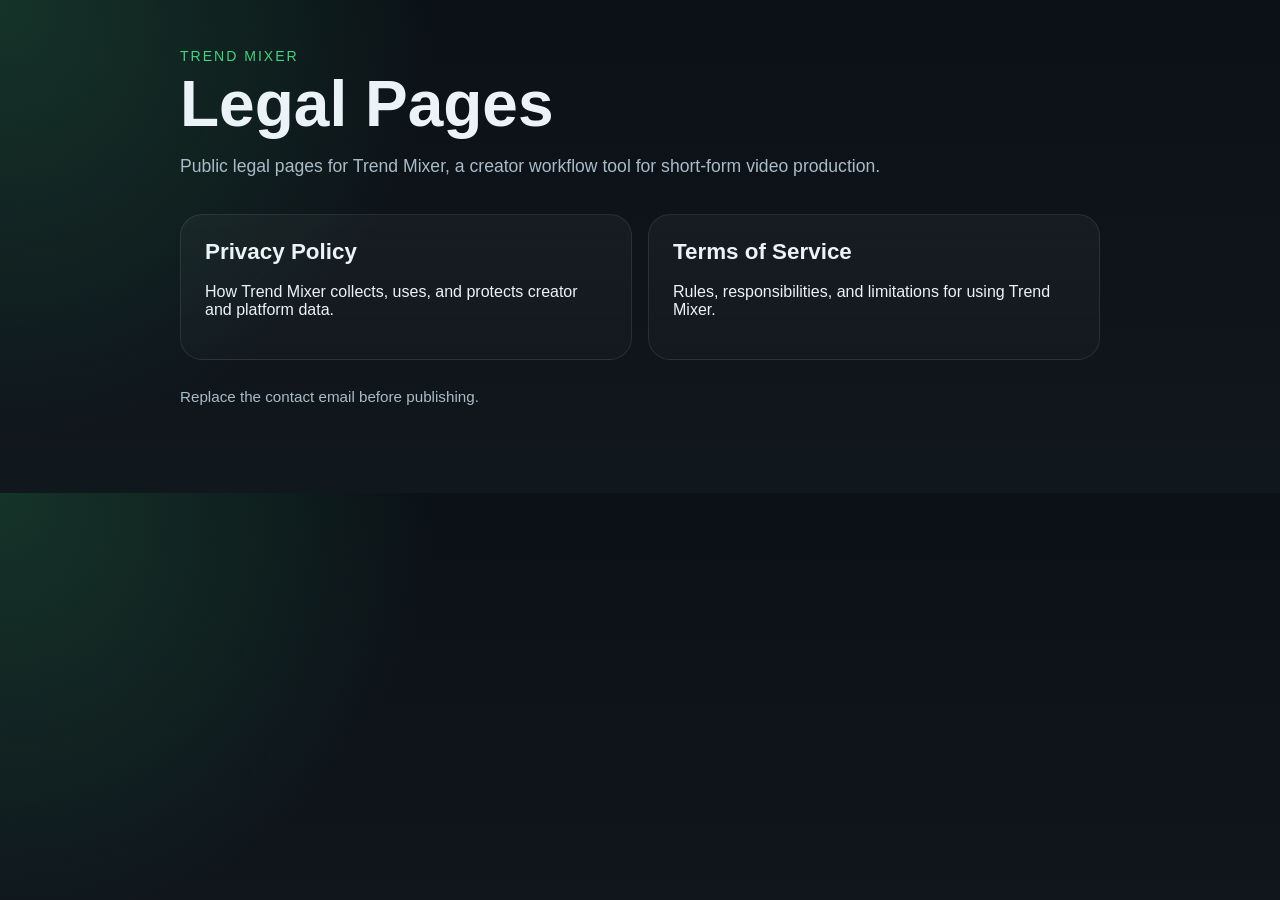
<file: index.html>
<!DOCTYPE html>
<html lang="en">
<head>
  <meta charset="UTF-8">
  <meta name="viewport" content="width=device-width, initial-scale=1.0">
  <title>Trend Mixer Legal</title>
  <link rel="stylesheet" href="./styles.css">
</head>
<body>
  <main class="shell">
    <p class="eyebrow">Trend Mixer</p>
    <h1>Legal Pages</h1>
    <p class="lead">
      Public legal pages for Trend Mixer, a creator workflow tool for short-form video production.
    </p>
    <div class="cards">
      <a class="card" href="./legal/privacy/">
        <h2>Privacy Policy</h2>
        <p>How Trend Mixer collects, uses, and protects creator and platform data.</p>
      </a>
      <a class="card" href="./legal/terms/">
        <h2>Terms of Service</h2>
        <p>Rules, responsibilities, and limitations for using Trend Mixer.</p>
      </a>
    </div>
    <p class="foot">Replace the contact email before publishing.</p>
  </main>
</body>
</html>
</file>
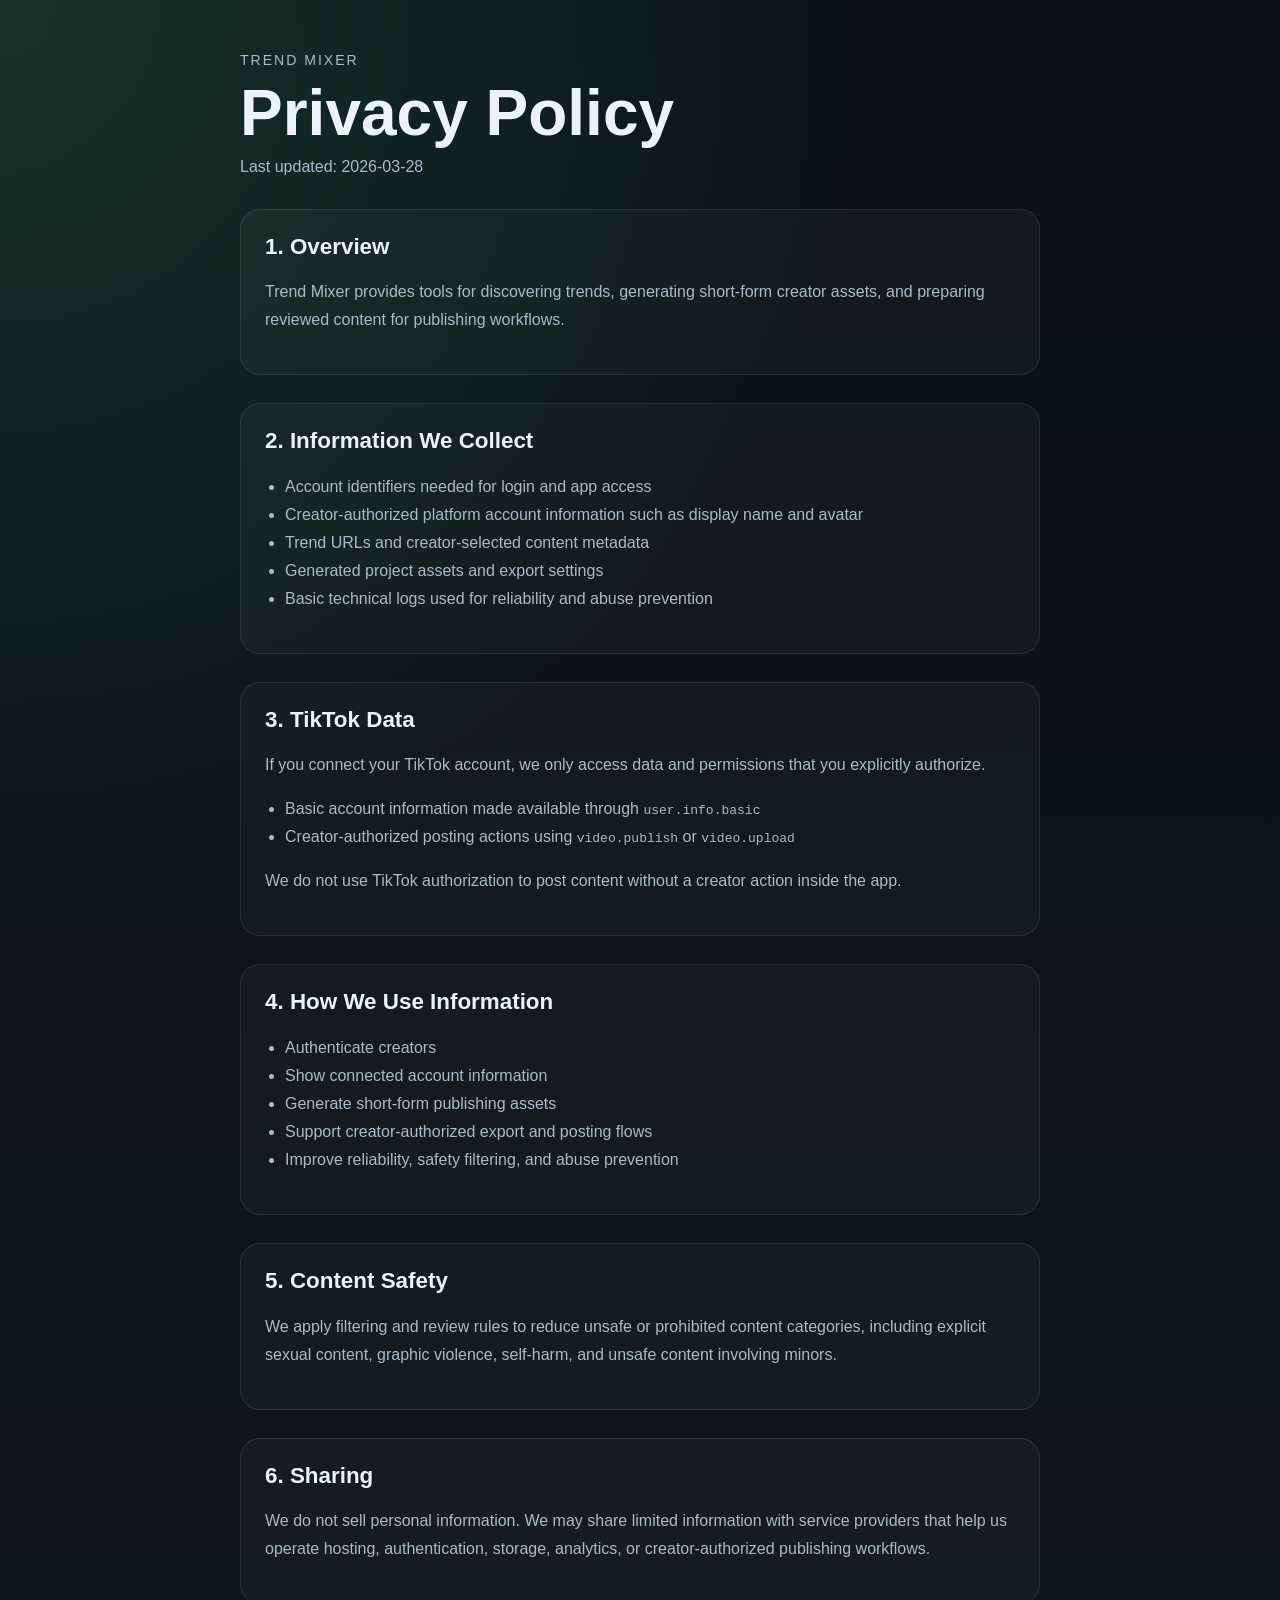
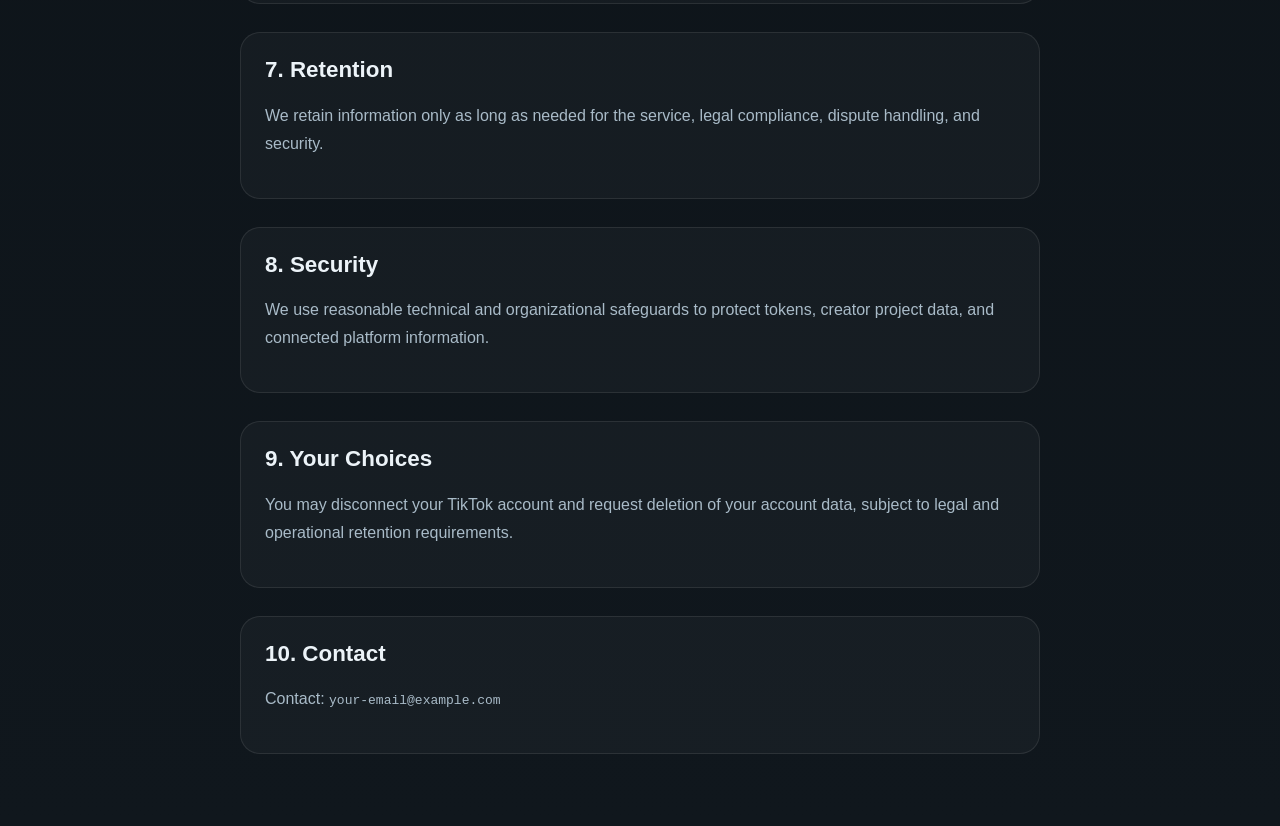
<file: legal/privacy/index.html>
<!DOCTYPE html>
<html lang="en">
<head>
  <meta charset="UTF-8">
  <meta name="viewport" content="width=device-width, initial-scale=1.0">
  <title>Trend Mixer Privacy Policy</title>
  <link rel="stylesheet" href="../../styles.css">
</head>
<body>
  <main class="shell legal">
    <p class="eyebrow">Trend Mixer</p>
    <h1>Privacy Policy</h1>
    <p class="meta">Last updated: 2026-03-28</p>

    <section>
      <h2>1. Overview</h2>
      <p>Trend Mixer provides tools for discovering trends, generating short-form creator assets, and preparing reviewed content for publishing workflows.</p>
    </section>

    <section>
      <h2>2. Information We Collect</h2>
      <ul>
        <li>Account identifiers needed for login and app access</li>
        <li>Creator-authorized platform account information such as display name and avatar</li>
        <li>Trend URLs and creator-selected content metadata</li>
        <li>Generated project assets and export settings</li>
        <li>Basic technical logs used for reliability and abuse prevention</li>
      </ul>
    </section>

    <section>
      <h2>3. TikTok Data</h2>
      <p>If you connect your TikTok account, we only access data and permissions that you explicitly authorize.</p>
      <ul>
        <li>Basic account information made available through <code>user.info.basic</code></li>
        <li>Creator-authorized posting actions using <code>video.publish</code> or <code>video.upload</code></li>
      </ul>
      <p>We do not use TikTok authorization to post content without a creator action inside the app.</p>
    </section>

    <section>
      <h2>4. How We Use Information</h2>
      <ul>
        <li>Authenticate creators</li>
        <li>Show connected account information</li>
        <li>Generate short-form publishing assets</li>
        <li>Support creator-authorized export and posting flows</li>
        <li>Improve reliability, safety filtering, and abuse prevention</li>
      </ul>
    </section>

    <section>
      <h2>5. Content Safety</h2>
      <p>We apply filtering and review rules to reduce unsafe or prohibited content categories, including explicit sexual content, graphic violence, self-harm, and unsafe content involving minors.</p>
    </section>

    <section>
      <h2>6. Sharing</h2>
      <p>We do not sell personal information. We may share limited information with service providers that help us operate hosting, authentication, storage, analytics, or creator-authorized publishing workflows.</p>
    </section>

    <section>
      <h2>7. Retention</h2>
      <p>We retain information only as long as needed for the service, legal compliance, dispute handling, and security.</p>
    </section>

    <section>
      <h2>8. Security</h2>
      <p>We use reasonable technical and organizational safeguards to protect tokens, creator project data, and connected platform information.</p>
    </section>

    <section>
      <h2>9. Your Choices</h2>
      <p>You may disconnect your TikTok account and request deletion of your account data, subject to legal and operational retention requirements.</p>
    </section>

    <section>
      <h2>10. Contact</h2>
      <p>Contact: <code>your-email@example.com</code></p>
    </section>
  </main>
</body>
</html>
</file>
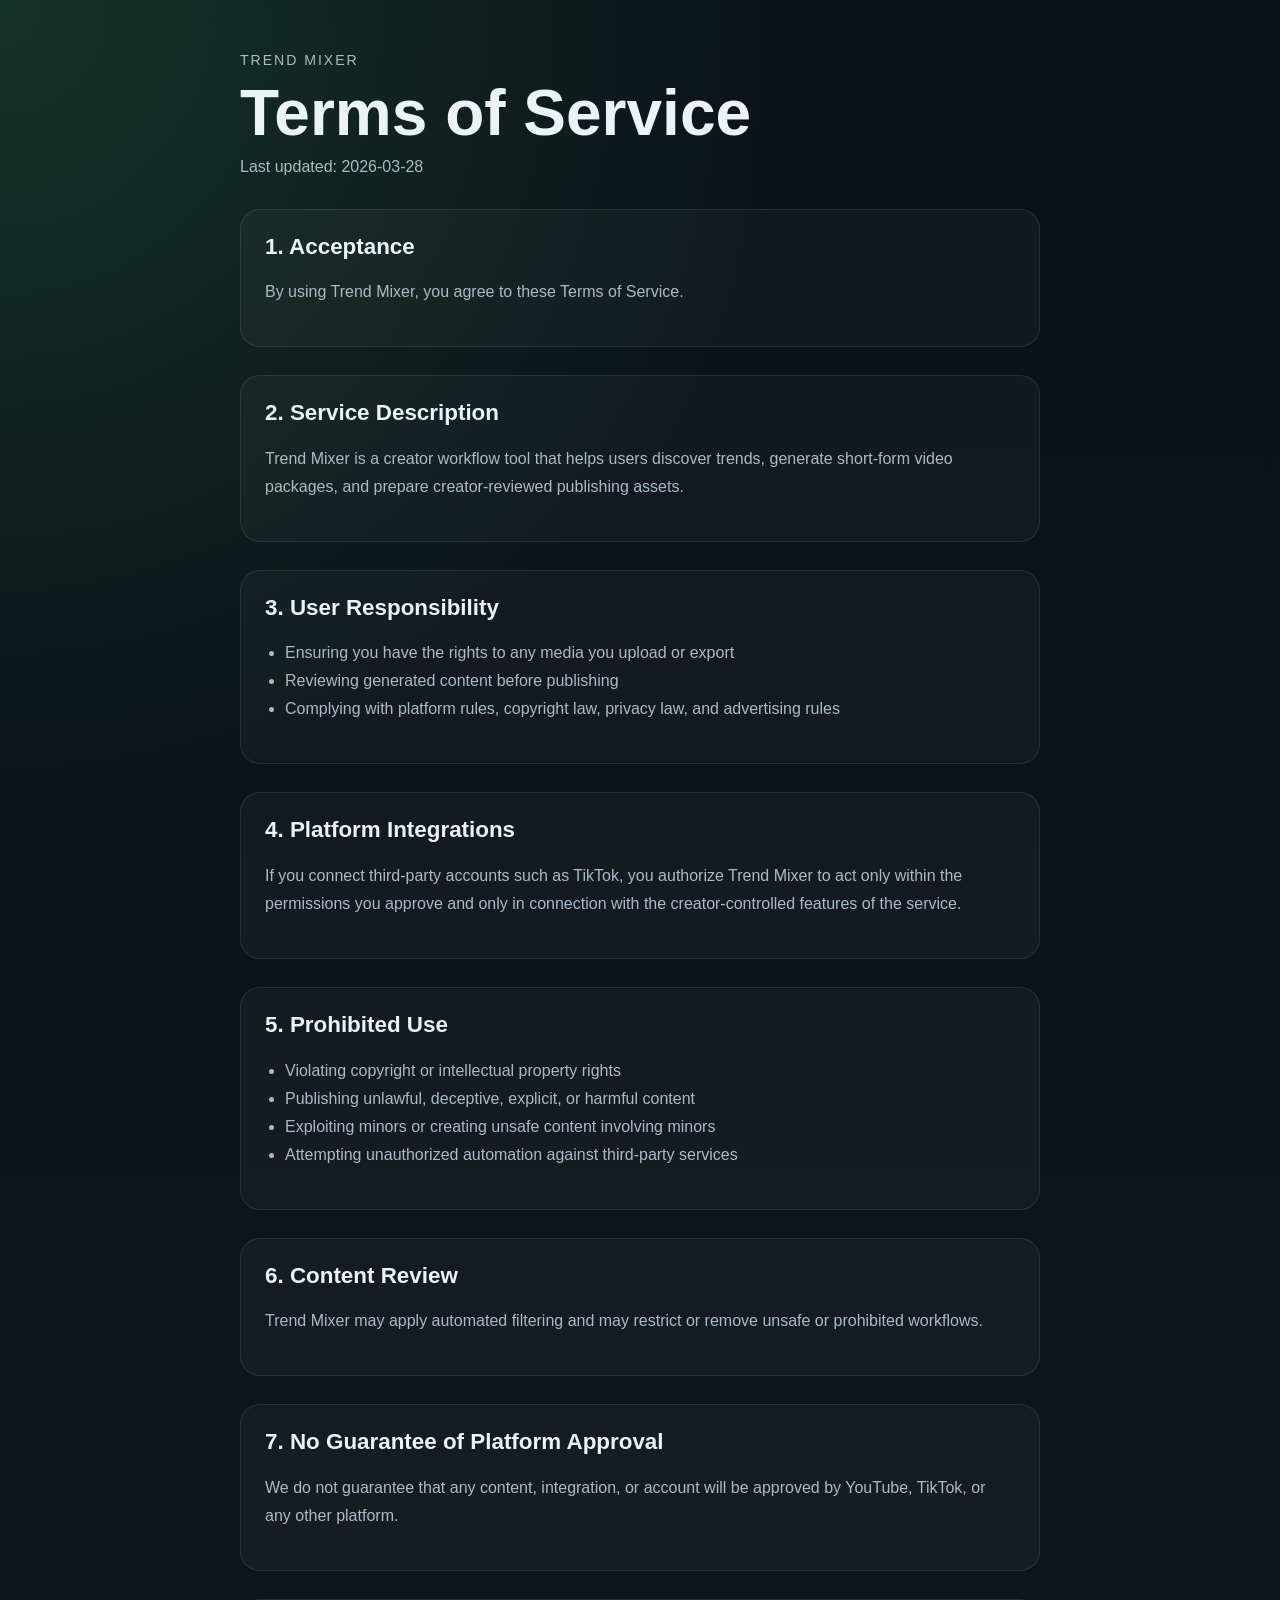
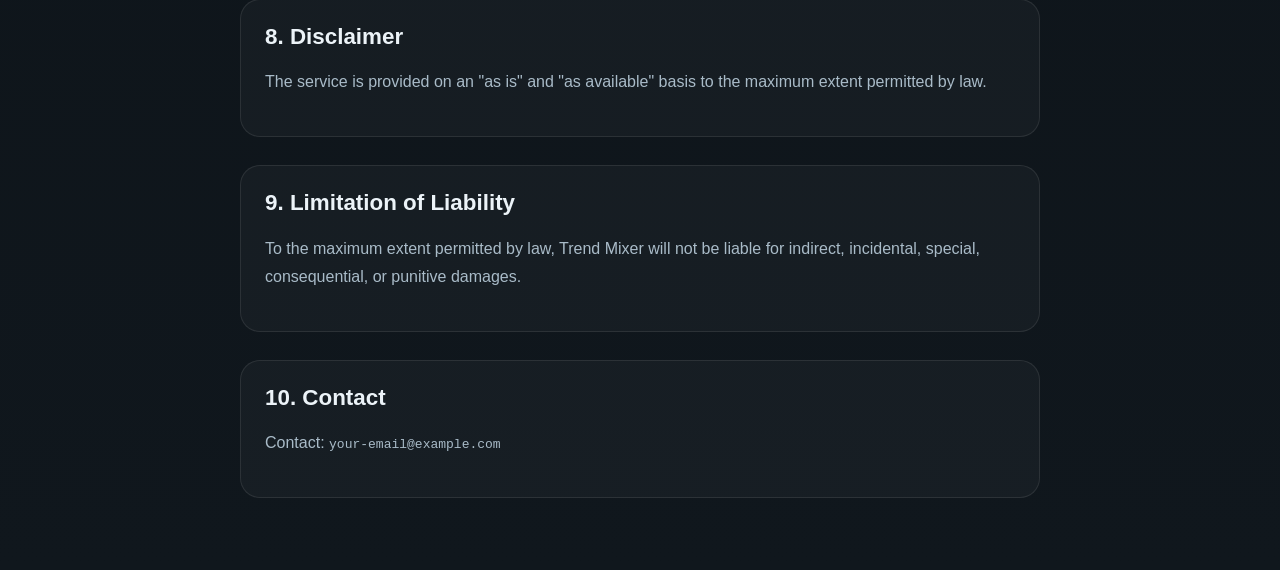
<file: legal/terms/index.html>
<!DOCTYPE html>
<html lang="en">
<head>
  <meta charset="UTF-8">
  <meta name="viewport" content="width=device-width, initial-scale=1.0">
  <title>Trend Mixer Terms of Service</title>
  <link rel="stylesheet" href="../../styles.css">
</head>
<body>
  <main class="shell legal">
    <p class="eyebrow">Trend Mixer</p>
    <h1>Terms of Service</h1>
    <p class="meta">Last updated: 2026-03-28</p>

    <section>
      <h2>1. Acceptance</h2>
      <p>By using Trend Mixer, you agree to these Terms of Service.</p>
    </section>

    <section>
      <h2>2. Service Description</h2>
      <p>Trend Mixer is a creator workflow tool that helps users discover trends, generate short-form video packages, and prepare creator-reviewed publishing assets.</p>
    </section>

    <section>
      <h2>3. User Responsibility</h2>
      <ul>
        <li>Ensuring you have the rights to any media you upload or export</li>
        <li>Reviewing generated content before publishing</li>
        <li>Complying with platform rules, copyright law, privacy law, and advertising rules</li>
      </ul>
    </section>

    <section>
      <h2>4. Platform Integrations</h2>
      <p>If you connect third-party accounts such as TikTok, you authorize Trend Mixer to act only within the permissions you approve and only in connection with the creator-controlled features of the service.</p>
    </section>

    <section>
      <h2>5. Prohibited Use</h2>
      <ul>
        <li>Violating copyright or intellectual property rights</li>
        <li>Publishing unlawful, deceptive, explicit, or harmful content</li>
        <li>Exploiting minors or creating unsafe content involving minors</li>
        <li>Attempting unauthorized automation against third-party services</li>
      </ul>
    </section>

    <section>
      <h2>6. Content Review</h2>
      <p>Trend Mixer may apply automated filtering and may restrict or remove unsafe or prohibited workflows.</p>
    </section>

    <section>
      <h2>7. No Guarantee of Platform Approval</h2>
      <p>We do not guarantee that any content, integration, or account will be approved by YouTube, TikTok, or any other platform.</p>
    </section>

    <section>
      <h2>8. Disclaimer</h2>
      <p>The service is provided on an &quot;as is&quot; and &quot;as available&quot; basis to the maximum extent permitted by law.</p>
    </section>

    <section>
      <h2>9. Limitation of Liability</h2>
      <p>To the maximum extent permitted by law, Trend Mixer will not be liable for indirect, incidental, special, consequential, or punitive damages.</p>
    </section>

    <section>
      <h2>10. Contact</h2>
      <p>Contact: <code>your-email@example.com</code></p>
    </section>
  </main>
</body>
</html>
</file>
<file: styles.css>
:root {
  --bg: #0c1014;
  --panel: #151d24;
  --panel-2: #1c2730;
  --text: #ecf3f8;
  --muted: #a9bbc8;
  --accent: #43d17f;
  --line: rgba(255, 255, 255, 0.09);
}

* {
  box-sizing: border-box;
}

body {
  margin: 0;
  font-family: "Segoe UI", Arial, sans-serif;
  background:
    radial-gradient(circle at top left, rgba(67, 209, 127, 0.18), transparent 32%),
    linear-gradient(180deg, #0b1116 0%, #10171d 100%);
  color: var(--text);
}

.shell {
  width: min(920px, calc(100% - 32px));
  margin: 0 auto;
  padding: 48px 0 72px;
}

.eyebrow {
  margin: 0 0 8px;
  color: var(--accent);
  font-size: 0.88rem;
  letter-spacing: 0.14em;
  text-transform: uppercase;
}

h1 {
  margin: 0;
  font-size: clamp(2.2rem, 5vw, 4rem);
  line-height: 1;
}

h2 {
  margin-top: 0;
  font-size: 1.4rem;
}

.lead {
  max-width: 760px;
  margin: 16px 0 32px;
  color: var(--muted);
  font-size: 1.1rem;
  line-height: 1.7;
}

.cards {
  display: grid;
  gap: 16px;
  grid-template-columns: repeat(auto-fit, minmax(240px, 1fr));
}

.card {
  display: block;
  padding: 24px;
  border: 1px solid var(--line);
  border-radius: 22px;
  background: linear-gradient(180deg, rgba(255, 255, 255, 0.04), rgba(255, 255, 255, 0.02));
  color: inherit;
  text-decoration: none;
  transition: transform 160ms ease, border-color 160ms ease, background 160ms ease;
}

.card:hover {
  transform: translateY(-2px);
  border-color: rgba(67, 209, 127, 0.5);
  background: linear-gradient(180deg, rgba(67, 209, 127, 0.11), rgba(255, 255, 255, 0.03));
}

.legal {
  max-width: 800px;
}

.legal .meta {
  color: var(--muted);
  margin-top: 8px;
}

.legal section {
  margin-top: 28px;
  padding: 24px;
  border: 1px solid var(--line);
  border-radius: 20px;
  background: rgba(255, 255, 255, 0.03);
}

.legal p,
.legal li {
  color: var(--muted);
  line-height: 1.75;
}

.legal ul {
  padding-left: 20px;
}

.legal a {
  color: var(--accent);
}

.foot {
  margin-top: 28px;
  color: var(--muted);
  font-size: 0.95rem;
}
</file>
